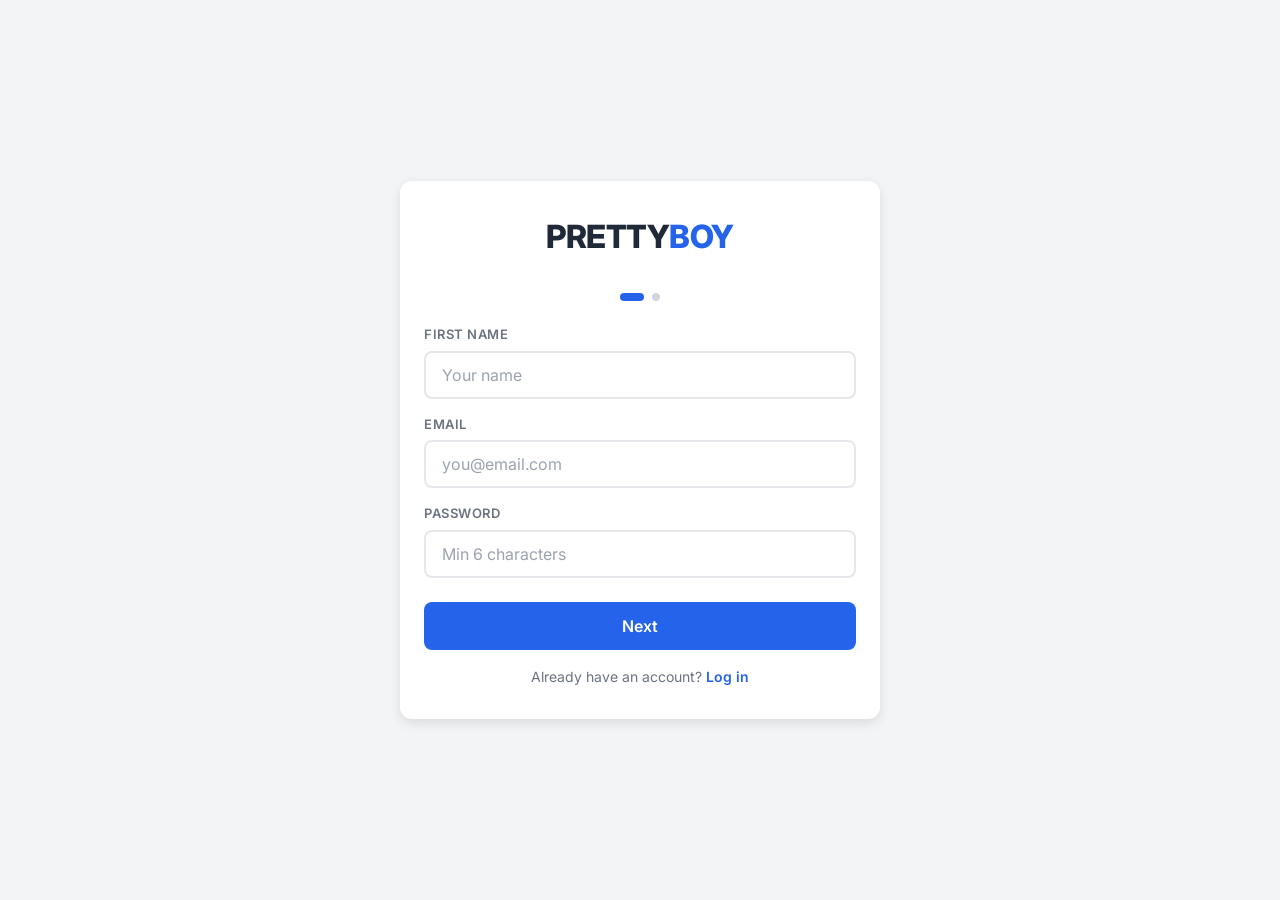
<file: index.html>
<!DOCTYPE html>
<html lang="en">
<head>
  <meta charset="UTF-8">
  <meta name="viewport" content="width=device-width, initial-scale=1.0">
  <title>PrettyBoy</title>
  <link rel="preconnect" href="https://fonts.googleapis.com">
  <link href="https://fonts.googleapis.com/css2?family=Inter:wght@400;600;700;800&display=swap" rel="stylesheet">
  <link rel="stylesheet" href="css/global.css">
</head>
<body>
  <div class="onboarding">
    <div class="onboarding-card">
      <div class="logo text-center">PRETTY<span>BOY</span></div>

      <div class="step-indicator">
        <div class="step-dot active" id="dot1"></div>
        <div class="step-dot" id="dot2"></div>
      </div>

      <!-- Step 1: Account -->
      <div class="step active" id="step1">
        <div class="form-fields">
          <div class="input-group">
            <label>First Name</label>
            <input type="text" id="nameInput" placeholder="Your name" autocomplete="given-name">
          </div>
          <div class="input-group">
            <label>Email</label>
            <input type="email" id="emailInput" placeholder="you@email.com" autocomplete="email">
          </div>
          <div class="input-group">
            <label>Password</label>
            <input type="password" id="passwordInput" placeholder="Min 6 characters" autocomplete="new-password">
          </div>
        </div>
        <button class="btn btn-primary" id="nextBtn">Next</button>
        <div class="toggle-auth mt-16">
          Already have an account? <a href="#" id="toggleLogin">Log in</a>
        </div>
      </div>

      <!-- Step 1b: Login -->
      <div class="step" id="stepLogin">
        <div class="form-fields">
          <div class="input-group">
            <label>Email</label>
            <input type="email" id="loginEmail" placeholder="you@email.com" autocomplete="email">
          </div>
          <div class="input-group">
            <label>Password</label>
            <input type="password" id="loginPassword" placeholder="Your password" autocomplete="current-password">
          </div>
        </div>
        <button class="btn btn-primary" id="loginBtn">Log In</button>
        <div class="toggle-auth mt-16">
          Don't have an account? <a href="#" id="toggleSignup">Sign up</a>
        </div>
      </div>

      <!-- Step 2: Schedule -->
      <div class="step" id="step2">
        <h2 class="text-center mb-16">Pick Your Training Days</h2>
        <div class="day-toggles" id="dayToggles">
          <button class="day-toggle" data-day="sunday">SUN</button>
          <button class="day-toggle active" data-day="monday">MON</button>
          <button class="day-toggle active" data-day="tuesday">TUE</button>
          <button class="day-toggle" data-day="wednesday">WED</button>
          <button class="day-toggle active" data-day="thursday">THU</button>
          <button class="day-toggle active" data-day="friday">FRI</button>
          <button class="day-toggle" data-day="saturday">SAT</button>
        </div>
        <p class="text-muted text-center mt-8">4 days recommended. Tap to customize.</p>
        <button class="btn btn-primary mt-24" id="startBtn">Start Training</button>
      </div>
    </div>
  </div>

  <div class="toast" id="toast"></div>

  <script type="module">
    import { signUp, signIn, getSession } from './js/auth.js'
    import { showToast } from './js/shared.js'

    // If already logged in, go to dashboard
    const session = await getSession()
    if (session) window.location.href = 'dashboard.html'

    const step1 = document.getElementById('step1')
    const step2 = document.getElementById('step2')
    const stepLogin = document.getElementById('stepLogin')
    const dot1 = document.getElementById('dot1')
    const dot2 = document.getElementById('dot2')

    function showStep(step) {
      ;[step1, step2, stepLogin].forEach(s => s.classList.remove('active'))
      step.classList.add('active')
      dot1.classList.toggle('active', step === step1 || step === stepLogin)
      dot2.classList.toggle('active', step === step2)
    }

    // Toggle login/signup
    document.getElementById('toggleLogin').addEventListener('click', e => {
      e.preventDefault()
      showStep(stepLogin)
    })
    document.getElementById('toggleSignup').addEventListener('click', e => {
      e.preventDefault()
      showStep(step1)
    })

    // Step 1 → Step 2
    document.getElementById('nextBtn').addEventListener('click', () => {
      const name = document.getElementById('nameInput').value.trim()
      const email = document.getElementById('emailInput').value.trim()
      const pw = document.getElementById('passwordInput').value

      if (!name) return showToast('Enter your name', 'error')
      if (!email) return showToast('Enter your email', 'error')
      if (!email.endsWith('.com')) return showToast('Enter a valid .com email address', 'error')
      if (pw.length < 6) return showToast('Password must be 6+ characters', 'error')

      showStep(step2)
    })

    // Day toggles
    document.getElementById('dayToggles').addEventListener('click', e => {
      const btn = e.target.closest('.day-toggle')
      if (btn) btn.classList.toggle('active')
    })

    // Start Training (signup)
    document.getElementById('startBtn').addEventListener('click', async () => {
      const name = document.getElementById('nameInput').value.trim()
      const email = document.getElementById('emailInput').value.trim()
      const pw = document.getElementById('passwordInput').value

      const activeDays = [...document.querySelectorAll('.day-toggle.active')]
        .map(b => b.dataset.day)

      if (activeDays.length === 0) return showToast('Pick at least 1 training day', 'error')

      const btn = document.getElementById('startBtn')
      btn.disabled = true
      btn.textContent = 'Creating account...'

      try {
        await signUp(email, pw, name, activeDays)
        window.location.href = 'dashboard.html'
      } catch (err) {
        showToast(err.message, 'error')
        btn.disabled = false
        btn.textContent = 'Start Training'
      }
    })

    // Login
    document.getElementById('loginBtn').addEventListener('click', async () => {
      const email = document.getElementById('loginEmail').value.trim()
      const pw = document.getElementById('loginPassword').value

      if (!email || !pw) return showToast('Enter email and password', 'error')

      const btn = document.getElementById('loginBtn')
      btn.disabled = true
      btn.textContent = 'Logging in...'

      try {
        await signIn(email, pw)
        window.location.href = 'dashboard.html'
      } catch (err) {
        showToast(err.message, 'error')
        btn.disabled = false
        btn.textContent = 'Log In'
      }
    })

    // Enter key support
    document.querySelectorAll('input').forEach(input => {
      input.addEventListener('keydown', e => {
        if (e.key === 'Enter') {
          if (step1.classList.contains('active')) document.getElementById('nextBtn').click()
          else if (stepLogin.classList.contains('active')) document.getElementById('loginBtn').click()
        }
      })
    })
  </script>
</body>
</html>
</file>
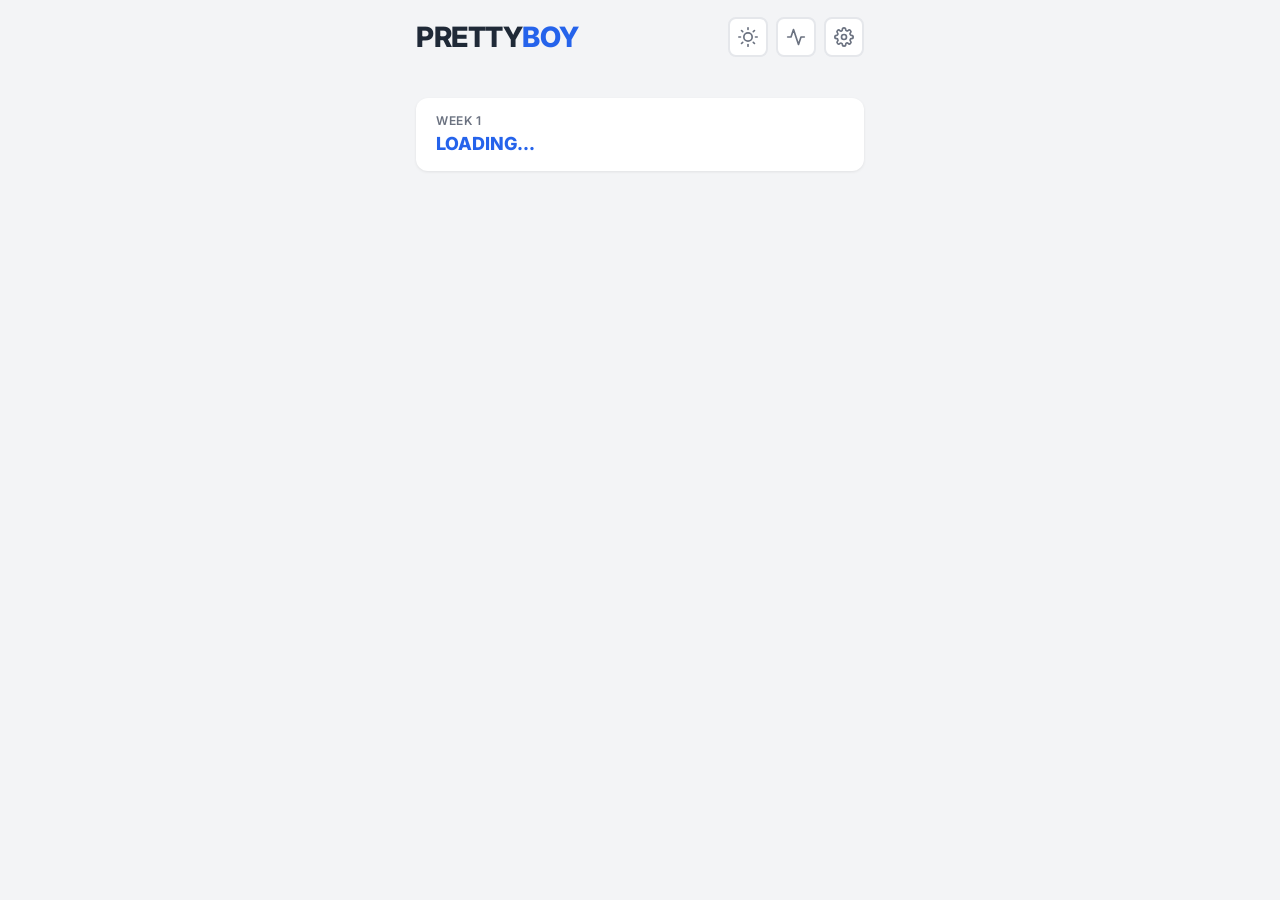
<file: dashboard.html>
<!DOCTYPE html>
<html lang="en">
<head>
  <meta charset="UTF-8">
  <meta name="viewport" content="width=device-width, initial-scale=1.0">
  <title>PrettyBoy — Train</title>
  <link rel="preconnect" href="https://fonts.googleapis.com">
  <link href="https://fonts.googleapis.com/css2?family=Inter:wght@400;600;700;800&display=swap" rel="stylesheet">
  <link rel="stylesheet" href="css/global.css">
</head>
<body>
  <div class="container">
    <!-- Header -->
    <div class="app-header">
      <div class="logo">PRETTY<span>BOY</span></div>
      <div class="header-actions">
        <!-- Light/Dark toggle -->
        <button class="icon-btn" id="themeToggle" aria-label="Toggle dark mode">
          <svg width="20" height="20" viewBox="0 0 24 24" fill="none" stroke="currentColor" stroke-width="2" stroke-linecap="round" stroke-linejoin="round" id="sunIcon">
            <circle cx="12" cy="12" r="5"/><line x1="12" y1="1" x2="12" y2="3"/><line x1="12" y1="21" x2="12" y2="23"/><line x1="4.22" y1="4.22" x2="5.64" y2="5.64"/><line x1="18.36" y1="18.36" x2="19.78" y2="19.78"/><line x1="1" y1="12" x2="3" y2="12"/><line x1="21" y1="12" x2="23" y2="12"/><line x1="4.22" y1="19.78" x2="5.64" y2="18.36"/><line x1="18.36" y1="5.64" x2="19.78" y2="4.22"/>
          </svg>
          <svg width="20" height="20" viewBox="0 0 24 24" fill="none" stroke="currentColor" stroke-width="2" stroke-linecap="round" stroke-linejoin="round" id="moonIcon" style="display:none">
            <path d="M21 12.79A9 9 0 1 1 11.21 3 7 7 0 0 0 21 12.79z"/>
          </svg>
        </button>
        <!-- Workout history -->
        <button class="icon-btn" id="historyBtn" aria-label="Workout history">
          <svg width="20" height="20" viewBox="0 0 24 24" fill="none" stroke="currentColor" stroke-width="2" stroke-linecap="round" stroke-linejoin="round">
            <polyline points="22 12 18 12 15 21 9 3 6 12 2 12"/>
          </svg>
        </button>
        <!-- Settings -->
        <a href="settings.html" class="icon-btn" aria-label="Settings">
          <svg width="20" height="20" viewBox="0 0 24 24" fill="none" stroke="currentColor" stroke-width="2" stroke-linecap="round" stroke-linejoin="round">
            <circle cx="12" cy="12" r="3"/><path d="M19.4 15a1.65 1.65 0 0 0 .33 1.82l.06.06a2 2 0 0 1-2.83 2.83l-.06-.06a1.65 1.65 0 0 0-1.82-.33 1.65 1.65 0 0 0-1 1.51V21a2 2 0 0 1-4 0v-.09A1.65 1.65 0 0 0 9 19.4a1.65 1.65 0 0 0-1.82.33l-.06.06a2 2 0 0 1-2.83-2.83l.06-.06A1.65 1.65 0 0 0 4.68 15a1.65 1.65 0 0 0-1.51-1H3a2 2 0 0 1 0-4h.09A1.65 1.65 0 0 0 4.6 9a1.65 1.65 0 0 0-.33-1.82l-.06-.06a2 2 0 0 1 2.83-2.83l.06.06A1.65 1.65 0 0 0 9 4.68a1.65 1.65 0 0 0 1-1.51V3a2 2 0 0 1 4 0v.09a1.65 1.65 0 0 0 1 1.51 1.65 1.65 0 0 0 1.82-.33l.06-.06a2 2 0 0 1 2.83 2.83l-.06.06A1.65 1.65 0 0 0 19.4 9a1.65 1.65 0 0 0 1.51 1H21a2 2 0 0 1 0 4h-.09a1.65 1.65 0 0 0-1.51 1z"/>
          </svg>
        </a>
      </div>
    </div>

    <!-- Greeting -->
    <p class="text-muted" id="greeting"></p>

    <!-- Week Strip -->
    <div class="week-strip" id="weekStrip"></div>

    <!-- Phase Card -->
    <div class="phase-card" id="phaseCard">
      <div>
        <div class="phase-label" id="phaseLabel">WEEK 1</div>
        <div class="phase-title" id="phaseTitle">LOADING...</div>
      </div>
      <div class="phase-dots" id="phaseDots"></div>
    </div>

    <!-- Workout Content -->
    <div id="workoutContent" class="mt-16"></div>
  </div>

  <div class="toast" id="toast"></div>

  <script type="module">
    import { supabase } from './js/supabase-client.js'
    import { requireAuth, getProfile, showToast } from './js/shared.js'
    import { fetchWorkouts, getWorkoutForDay, getDayNumber, getProgramWeek, getMaxWeek } from './js/sheets.js'

    const session = await requireAuth()
    if (!session) throw new Error('Not authenticated')

    const profile = await getProfile()
    if (!profile) {
      showToast('Profile not found', 'error')
      throw new Error('No profile')
    }

    const userId = session.user.id
    const schedule = profile.schedule || ['monday', 'tuesday', 'thursday', 'friday']
    const startDate = profile.program_start_date || new Date().toISOString().split('T')[0]

    // Greeting
    document.getElementById('greeting').textContent = `Hey, ${profile.display_name}`

    // State
    let currentWeekStart = getWeekStart(new Date())
    let selectedDate = new Date()
    let allWorkouts = []
    let dayLogs = {} // keyed by exercise_order

    function getWeekStart(date) {
      const d = new Date(date)
      d.setHours(0, 0, 0, 0)
      const day = d.getDay()
      d.setDate(d.getDate() - day)
      return d
    }

    const DAY_NAMES = ['sunday', 'monday', 'tuesday', 'wednesday', 'thursday', 'friday', 'saturday']
    const DAY_ABBR = ['SUN', 'MON', 'TUE', 'WED', 'THU', 'FRI', 'SAT']

    function renderWeekStrip() {
      const strip = document.getElementById('weekStrip')
      const today = new Date()
      today.setHours(0, 0, 0, 0)

      let html = `<button class="week-nav" id="prevWeek">&lsaquo;</button>`

      for (let i = 0; i < 7; i++) {
        const d = new Date(currentWeekStart)
        d.setDate(d.getDate() + i)
        const dayName = DAY_NAMES[d.getDay()]
        const isToday = d.getTime() === today.getTime()
        const isSelected = d.toDateString() === selectedDate.toDateString()
        const hasWorkout = schedule.includes(dayName)

        let cls = 'week-day'
        if (isToday) cls += ' today'
        else if (isSelected) cls += ' selected'
        if (hasWorkout) cls += ' has-workout'

        html += `
          <div class="${cls}" data-date="${d.toISOString()}">
            <span class="day-label">${DAY_ABBR[d.getDay()]}</span>
            <span class="day-num">${d.getDate()}</span>
            <span class="day-dot"></span>
          </div>`
      }

      html += `<button class="week-nav" id="nextWeek">&rsaquo;</button>`
      strip.innerHTML = html

      // Day click
      strip.querySelectorAll('.week-day').forEach(el => {
        el.addEventListener('click', () => {
          selectedDate = new Date(el.dataset.date)
          renderWeekStrip()
          renderWorkout()
        })
      })

      // Week nav
      document.getElementById('prevWeek').addEventListener('click', () => {
        currentWeekStart.setDate(currentWeekStart.getDate() - 7)
        selectedDate = new Date(currentWeekStart)
        renderWeekStrip()
        renderWorkout()
      })
      document.getElementById('nextWeek').addEventListener('click', () => {
        currentWeekStart.setDate(currentWeekStart.getDate() + 7)
        selectedDate = new Date(currentWeekStart)
        renderWeekStrip()
        renderWorkout()
      })
    }

    function renderPhase(programWeek, maxWeek) {
      document.getElementById('phaseLabel').textContent = `WEEK ${programWeek} OF ${maxWeek}`
      document.getElementById('phaseTitle').textContent = `WEEK ${programWeek}`

      const dotsEl = document.getElementById('phaseDots')
      let dots = ''
      const total = Math.min(maxWeek, 8)
      for (let i = 1; i <= total; i++) {
        dots += `<div class="phase-dot${i <= programWeek ? ' active' : ''}"></div>`
      }
      dotsEl.innerHTML = dots
    }

    // --- Exercise Log Functions ---
    async function loadDayLogs(dateStr, dayNum) {
      dayLogs = {}
      const { data } = await supabase
        .from('exercise_logs')
        .select('*')
        .eq('user_id', userId)
        .eq('log_date', dateStr)
        .eq('day_num', dayNum)
      if (data) {
        data.forEach(log => { dayLogs[log.exercise_order] = log })
      }
    }

    async function toggleComplete(exercise, dateStr, programWeek, dayNum) {
      const order = exercise.order
      const existing = dayLogs[order]

      if (existing?.completed) {
        // Uncomplete
        await supabase.from('exercise_logs').update({ completed: false, updated_at: new Date().toISOString() })
          .eq('id', existing.id)
        dayLogs[order] = { ...existing, completed: false }
      } else if (existing) {
        // Mark complete
        await supabase.from('exercise_logs').update({ completed: true, updated_at: new Date().toISOString() })
          .eq('id', existing.id)
        dayLogs[order] = { ...existing, completed: true }
      } else {
        // Insert new log
        const log = {
          user_id: userId, log_date: dateStr, program_week: programWeek,
          day_num: dayNum, exercise_order: order, exercise_name: exercise.exercise, completed: true
        }
        const { data } = await supabase.from('exercise_logs').insert(log).select().single()
        if (data) dayLogs[order] = data
      }
      renderWorkout()
    }

    function parseSetCount(setsStr) {
      if (!setsStr) return 0
      const n = parseInt(setsStr)
      return isNaN(n) ? 0 : n
    }

    function parseWeights(weightStr, setCount) {
      try {
        const arr = JSON.parse(weightStr || '[]')
        if (Array.isArray(arr)) {
          while (arr.length < setCount) arr.push('')
          return arr.slice(0, setCount)
        }
      } catch {}
      // Legacy: single string value → fill all sets
      if (weightStr) return Array(setCount).fill(weightStr)
      return Array(setCount).fill('')
    }

    let weightSaveTimers = {}
    function saveWeight(exercise, dateStr, programWeek, dayNum, setIndex, value) {
      const order = exercise.order
      const timerKey = `${order}-${setIndex}`
      clearTimeout(weightSaveTimers[timerKey])
      weightSaveTimers[timerKey] = setTimeout(async () => {
        const existing = dayLogs[order]
        const setCount = parseSetCount(exercise.sets)
        let weights = parseWeights(existing?.weight, setCount)
        weights[setIndex] = value
        const weightJson = JSON.stringify(weights)

        if (existing) {
          await supabase.from('exercise_logs').update({ weight: weightJson, updated_at: new Date().toISOString() })
            .eq('id', existing.id)
          dayLogs[order] = { ...existing, weight: weightJson }
        } else {
          const log = {
            user_id: userId, log_date: dateStr, program_week: programWeek,
            day_num: dayNum, exercise_order: order, exercise_name: exercise.exercise,
            completed: false, weight: weightJson
          }
          const { data } = await supabase.from('exercise_logs').insert(log).select().single()
          if (data) dayLogs[order] = data
        }
      }, 600)
    }

    async function renderWorkout() {
      const container = document.getElementById('workoutContent')
      const dayName = DAY_NAMES[selectedDate.getDay()]
      const dayNum = getDayNumber(schedule, dayName)
      const programWeek = getProgramWeek(startDate, selectedDate)
      const maxWeek = getMaxWeek(allWorkouts)
      const dateStr = selectedDate.toISOString().split('T')[0]

      renderPhase(programWeek, maxWeek)

      if (dayNum === 0) {
        container.innerHTML = `
          <div class="rest-day">
            <h2>REST DAY</h2>
            <p>No session scheduled for ${DAY_ABBR[selectedDate.getDay()]}.<br>Recover. Stretch. Come back stronger.</p>
          </div>`
        return
      }

      const exercises = getWorkoutForDay(allWorkouts, programWeek, dayNum)

      if (exercises.length === 0) {
        container.innerHTML = `
          <div class="rest-day">
            <h2>NO PROGRAM</h2>
            <p>No workouts found for Week ${programWeek}, Day ${dayNum}.<br>Check your Google Sheet or settings.</p>
          </div>`
        return
      }

      // Load logs for this day
      await loadDayLogs(dateStr, dayNum)

      const title = exercises[0].workoutTitle
      const dayLabel = DAY_ABBR[selectedDate.getDay()]
      const completedCount = exercises.filter(ex => dayLogs[ex.order]?.completed).length
      const allDone = completedCount === exercises.length

      let html = `
        <div class="workout-header flex justify-between items-center">
          <div>
            <div class="workout-day-label">${dayLabel}</div>
            <div class="workout-title">${title}</div>
          </div>
          <div class="completion-badge${allDone ? ' all-done' : ''}">
            <span>${completedCount}</span>
            <span class="total">/ ${exercises.length}</span>
          </div>
        </div>
        <div class="flex flex-col gap-12 mt-16">`

      const checkSvg = `<svg class="check-svg" viewBox="0 0 24 24" fill="none" stroke="currentColor" stroke-width="3" stroke-linecap="round" stroke-linejoin="round"><polyline points="20 6 9 17 4 12"/></svg>`

      exercises.forEach((ex, i) => {
        const log = dayLogs[ex.order]
        const done = log?.completed
        const setCount = parseSetCount(ex.sets)
        const weights = parseWeights(log?.weight, setCount)

        let weightHtml = ''
        if (setCount > 0) {
          weightHtml = `<div class="weight-sets">`
          for (let s = 0; s < setCount; s++) {
            weightHtml += `
              <div class="weight-set-item">
                <label>S${s + 1}</label>
                <input type="text" class="weight-input" data-widx="${i}" data-set="${s}" placeholder="lbs" value="${weights[s] || ''}">
              </div>`
          }
          weightHtml += `</div>`
        }

        html += `
          <div class="exercise-card${done ? ' completed' : ''}" data-idx="${i}">
            <div class="exercise-num" data-toggle="${i}">${done ? checkSvg : String(i + 1).padStart(2, '0')}</div>
            <div class="exercise-body">
              <span class="exercise-name">${ex.exercise}</span>
              ${ex.equipment ? `<span class="exercise-equip">${ex.equipment}</span>` : ''}
              <div class="exercise-stats">
                ${ex.sets ? `<div class="exercise-stat"><label>Sets</label><span>${ex.sets}</span></div>` : ''}
                ${ex.reps ? `<div class="exercise-stat"><label>Reps</label><span>${ex.reps}</span></div>` : ''}
                ${ex.rest ? `<div class="exercise-stat"><label>Rest</label><span>${ex.rest}</span></div>` : ''}
              </div>
              ${weightHtml}
              ${ex.notes ? `<div class="exercise-note">${ex.notes}</div>` : ''}
            </div>
          </div>`
      })

      html += `</div>`
      container.innerHTML = html

      // Bind click-to-complete (on the number badge area)
      container.querySelectorAll('.exercise-num[data-toggle]').forEach(el => {
        el.addEventListener('click', (e) => {
          e.stopPropagation()
          const idx = parseInt(el.dataset.toggle)
          toggleComplete(exercises[idx], dateStr, programWeek, dayNum)
        })
      })

      // Also allow clicking the card itself (but not the weight input)
      container.querySelectorAll('.exercise-card').forEach(el => {
        el.addEventListener('click', (e) => {
          if (e.target.closest('.weight-input')) return
          const idx = parseInt(el.dataset.idx)
          toggleComplete(exercises[idx], dateStr, programWeek, dayNum)
        })
      })

      // Bind weight inputs (per-set)
      container.querySelectorAll('.weight-input').forEach(input => {
        input.addEventListener('input', () => {
          const idx = parseInt(input.dataset.widx)
          const setIdx = parseInt(input.dataset.set)
          saveWeight(exercises[idx], dateStr, programWeek, dayNum, setIdx, input.value)
        })
        input.addEventListener('click', e => e.stopPropagation())
      })
    }

    // Load workouts from Google Sheet
    allWorkouts = await fetchWorkouts()

    // If no sheet configured, show sample data
    if (allWorkouts.length === 0) {
      allWorkouts = getSampleWorkouts()
    }

    renderWeekStrip()
    renderWorkout()

    // Theme toggle
    function initTheme() {
      const saved = localStorage.getItem('pb-theme') || 'light'
      document.documentElement.setAttribute('data-theme', saved)
      updateThemeIcon(saved)
    }

    function updateThemeIcon(theme) {
      document.getElementById('sunIcon').style.display = theme === 'light' ? 'block' : 'none'
      document.getElementById('moonIcon').style.display = theme === 'dark' ? 'block' : 'none'
    }

    document.getElementById('themeToggle').addEventListener('click', () => {
      const current = document.documentElement.getAttribute('data-theme') || 'light'
      const next = current === 'light' ? 'dark' : 'light'
      document.documentElement.setAttribute('data-theme', next)
      localStorage.setItem('pb-theme', next)
      updateThemeIcon(next)
    })

    initTheme()

    // History button
    document.getElementById('historyBtn').addEventListener('click', () => {
      window.location.href = 'history.html'
    })

    // Sample data for demo
    function getSampleWorkouts() {
      return [
        { week: 1, day: 1, workoutTitle: 'Day 1 — Strength', order: 1, exercise: 'Back Squat', equipment: 'Barbell', sets: '4', reps: '6', rest: '3min', notes: 'Below parallel. Controlled descent.' },
        { week: 1, day: 1, workoutTitle: 'Day 1 — Strength', order: 2, exercise: 'DB Bench Press', equipment: 'Dumbbells', sets: '3', reps: '10-12', rest: '90s', notes: 'Full ROM. Squeeze at top.' },
        { week: 1, day: 1, workoutTitle: 'Day 1 — Strength', order: 3, exercise: 'Bent Over Row', equipment: 'Barbell', sets: '3', reps: '8-10', rest: '90s', notes: 'Drive elbows back.' },
        { week: 1, day: 1, workoutTitle: 'Day 1 — Strength', order: 4, exercise: 'Walking Lunges', equipment: 'Dumbbells', sets: '3', reps: '12 ea.', rest: '60s', notes: 'Knee tracks over toe.' },
        { week: 1, day: 1, workoutTitle: 'Day 1 — Strength', order: 5, exercise: 'Plank Hold', equipment: '', sets: '3', reps: '45s', rest: '30s', notes: 'Tight core, flat back.' },
        { week: 1, day: 2, workoutTitle: 'Day 2 — Conditioning', order: 1, exercise: 'KB Swings', equipment: 'Kettlebell', sets: '5', reps: '15', rest: '60s', notes: 'Hip hinge, not a squat.' },
        { week: 1, day: 2, workoutTitle: 'Day 2 — Conditioning', order: 2, exercise: 'Box Jumps', equipment: 'Plyo Box', sets: '4', reps: '8', rest: '90s', notes: 'Step down, don\'t bounce.' },
        { week: 1, day: 2, workoutTitle: 'Day 2 — Conditioning', order: 3, exercise: 'Battle Ropes', equipment: '', sets: '4', reps: '30s', rest: '45s', notes: 'Alternating waves.' },
        { week: 1, day: 2, workoutTitle: 'Day 2 — Conditioning', order: 4, exercise: 'Burpees', equipment: '', sets: '3', reps: '10', rest: '60s', notes: 'Full extension at top.' },
        { week: 1, day: 3, workoutTitle: 'Day 3 — Upper Body', order: 1, exercise: 'Overhead Press', equipment: 'Barbell', sets: '4', reps: '6-8', rest: '2min', notes: 'Strict press, no leg drive.' },
        { week: 1, day: 3, workoutTitle: 'Day 3 — Upper Body', order: 2, exercise: 'Pull-Ups', equipment: 'Pull-Up Bar', sets: '4', reps: '8-10', rest: '90s', notes: 'Full hang to chin over bar.' },
        { week: 1, day: 3, workoutTitle: 'Day 3 — Upper Body', order: 3, exercise: 'DB Lateral Raise', equipment: 'Dumbbells', sets: '3', reps: '12-15', rest: '45s', notes: 'Slight bend in elbows.' },
        { week: 1, day: 3, workoutTitle: 'Day 3 — Upper Body', order: 4, exercise: 'Tricep Dips', equipment: 'Dip Station', sets: '3', reps: '10-12', rest: '60s', notes: 'Lean slightly forward.' },
        { week: 1, day: 4, workoutTitle: 'Day 4 — Lower Body', order: 1, exercise: 'Deadlift', equipment: 'Barbell', sets: '4', reps: '5', rest: '3min', notes: 'Flat back. Drive through heels.' },
        { week: 1, day: 4, workoutTitle: 'Day 4 — Lower Body', order: 2, exercise: 'Bulgarian Split Squat', equipment: 'Dumbbells', sets: '3', reps: '10 ea.', rest: '90s', notes: 'Back foot elevated.' },
        { week: 1, day: 4, workoutTitle: 'Day 4 — Lower Body', order: 3, exercise: 'Hip Thrust', equipment: 'Barbell', sets: '3', reps: '12', rest: '60s', notes: 'Full hip extension at top.' },
        { week: 1, day: 4, workoutTitle: 'Day 4 — Lower Body', order: 4, exercise: 'Calf Raises', equipment: '', sets: '4', reps: '15', rest: '45s', notes: 'Slow eccentric, full stretch.' },
      ]
    }
  </script>
</body>
</html>
</file>
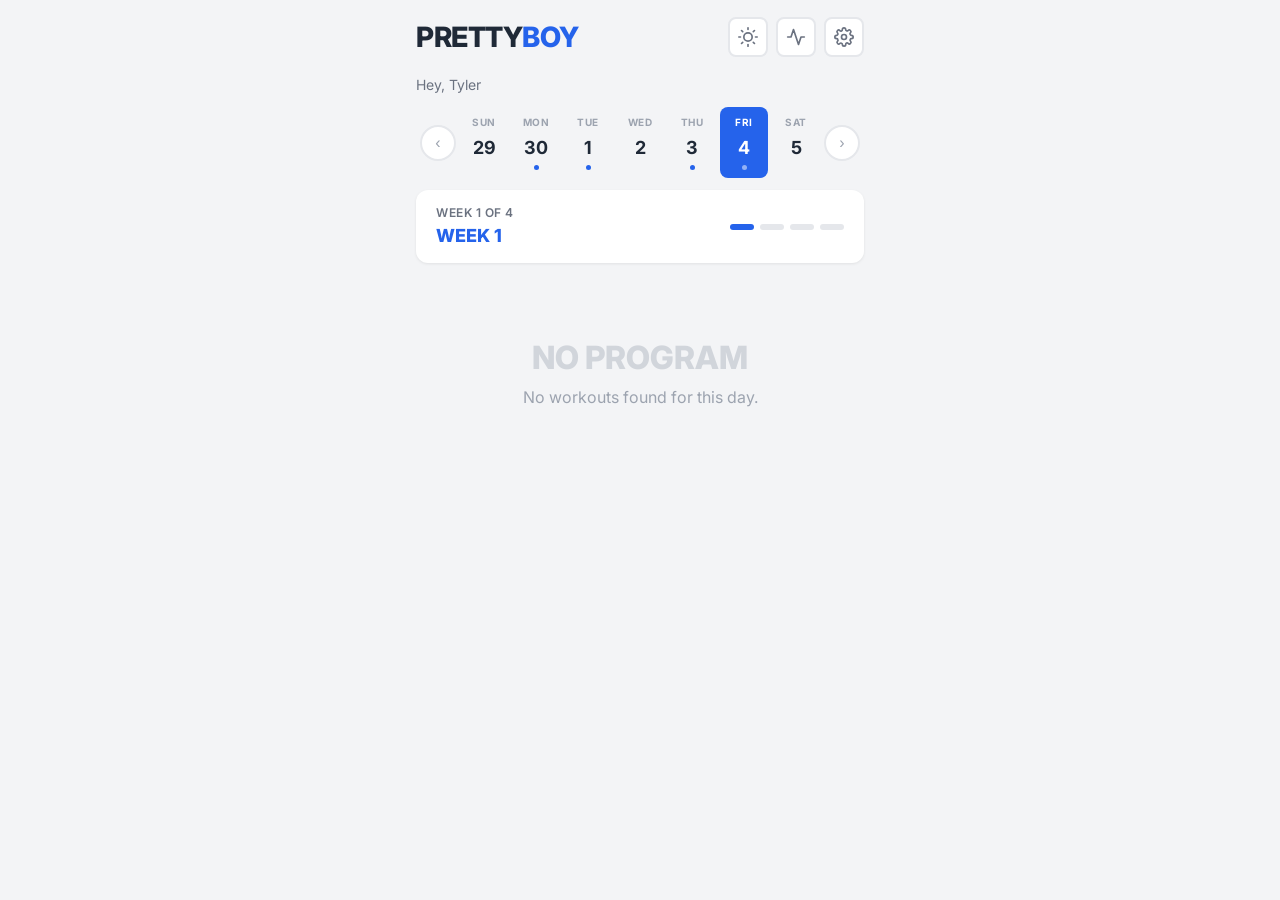
<file: demo.html>
<!DOCTYPE html>
<html lang="en">
<head>
  <meta charset="UTF-8">
  <meta name="viewport" content="width=device-width, initial-scale=1.0">
  <title>PrettyBoy — Demo</title>
  <link rel="preconnect" href="https://fonts.googleapis.com">
  <link href="https://fonts.googleapis.com/css2?family=Inter:wght@400;600;700;800&display=swap" rel="stylesheet">
  <link rel="stylesheet" href="css/global.css">
</head>
<body>
  <div class="container">
    <div class="app-header">
      <div class="logo">PRETTY<span>BOY</span></div>
      <div class="header-actions">
        <button class="icon-btn" id="themeToggle" aria-label="Toggle dark mode">
          <svg width="20" height="20" viewBox="0 0 24 24" fill="none" stroke="currentColor" stroke-width="2" stroke-linecap="round" stroke-linejoin="round" id="sunIcon">
            <circle cx="12" cy="12" r="5"/><line x1="12" y1="1" x2="12" y2="3"/><line x1="12" y1="21" x2="12" y2="23"/><line x1="4.22" y1="4.22" x2="5.64" y2="5.64"/><line x1="18.36" y1="18.36" x2="19.78" y2="19.78"/><line x1="1" y1="12" x2="3" y2="12"/><line x1="21" y1="12" x2="23" y2="12"/><line x1="4.22" y1="19.78" x2="5.64" y2="18.36"/><line x1="18.36" y1="5.64" x2="19.78" y2="4.22"/>
          </svg>
          <svg width="20" height="20" viewBox="0 0 24 24" fill="none" stroke="currentColor" stroke-width="2" stroke-linecap="round" stroke-linejoin="round" id="moonIcon" style="display:none">
            <path d="M21 12.79A9 9 0 1 1 11.21 3 7 7 0 0 0 21 12.79z"/>
          </svg>
        </button>
        <button class="icon-btn" id="historyBtn" aria-label="Workout history">
          <svg width="20" height="20" viewBox="0 0 24 24" fill="none" stroke="currentColor" stroke-width="2" stroke-linecap="round" stroke-linejoin="round">
            <polyline points="22 12 18 12 15 21 9 3 6 12 2 12"/>
          </svg>
        </button>
        <a href="settings.html" class="icon-btn" aria-label="Settings">
          <svg width="20" height="20" viewBox="0 0 24 24" fill="none" stroke="currentColor" stroke-width="2" stroke-linecap="round" stroke-linejoin="round">
            <circle cx="12" cy="12" r="3"/><path d="M19.4 15a1.65 1.65 0 0 0 .33 1.82l.06.06a2 2 0 0 1-2.83 2.83l-.06-.06a1.65 1.65 0 0 0-1.82-.33 1.65 1.65 0 0 0-1 1.51V21a2 2 0 0 1-4 0v-.09A1.65 1.65 0 0 0 9 19.4a1.65 1.65 0 0 0-1.82.33l-.06.06a2 2 0 0 1-2.83-2.83l.06-.06A1.65 1.65 0 0 0 4.68 15a1.65 1.65 0 0 0-1.51-1H3a2 2 0 0 1 0-4h.09A1.65 1.65 0 0 0 4.6 9a1.65 1.65 0 0 0-.33-1.82l-.06-.06a2 2 0 0 1 2.83-2.83l.06.06A1.65 1.65 0 0 0 9 4.68a1.65 1.65 0 0 0 1-1.51V3a2 2 0 0 1 4 0v.09a1.65 1.65 0 0 0 1 1.51 1.65 1.65 0 0 0 1.82-.33l.06-.06a2 2 0 0 1 2.83 2.83l-.06.06A1.65 1.65 0 0 0 19.4 9a1.65 1.65 0 0 0 1.51 1H21a2 2 0 0 1 0 4h-.09a1.65 1.65 0 0 0-1.51 1z"/>
          </svg>
        </a>
      </div>
    </div>

    <p class="text-muted" id="greeting">Hey, Tyler</p>

    <div class="week-strip" id="weekStrip"></div>

    <div class="phase-card">
      <div>
        <div class="phase-label">WEEK 1 OF 4</div>
        <div class="phase-title">WEEK 1</div>
      </div>
      <div class="phase-dots">
        <div class="phase-dot active"></div>
        <div class="phase-dot"></div>
        <div class="phase-dot"></div>
        <div class="phase-dot"></div>
      </div>
    </div>

    <div id="workoutContent" class="mt-16"></div>
  </div>

  <script type="module">
    const schedule = ['monday', 'tuesday', 'thursday', 'friday']
    const DAY_NAMES = ['sunday', 'monday', 'tuesday', 'wednesday', 'thursday', 'friday', 'saturday']
    const DAY_ABBR = ['SUN', 'MON', 'TUE', 'WED', 'THU', 'FRI', 'SAT']

    let currentWeekStart = getWeekStart(new Date())
    let selectedDate = new Date()

    function getWeekStart(date) {
      const d = new Date(date)
      d.setHours(0, 0, 0, 0)
      d.setDate(d.getDate() - d.getDay())
      return d
    }

    function renderWeekStrip() {
      const strip = document.getElementById('weekStrip')
      const today = new Date()
      today.setHours(0, 0, 0, 0)

      let html = '<button class="week-nav" id="prevWeek">&lsaquo;</button>'
      for (let i = 0; i < 7; i++) {
        const d = new Date(currentWeekStart)
        d.setDate(d.getDate() + i)
        const dayName = DAY_NAMES[d.getDay()]
        const isToday = d.getTime() === today.getTime()
        const isSelected = d.toDateString() === selectedDate.toDateString()
        const hasWorkout = schedule.includes(dayName)

        let cls = 'week-day'
        if (isToday) cls += ' today'
        else if (isSelected) cls += ' selected'
        if (hasWorkout) cls += ' has-workout'

        html += `<div class="${cls}" data-date="${d.toISOString()}">
          <span class="day-label">${DAY_ABBR[d.getDay()]}</span>
          <span class="day-num">${d.getDate()}</span>
          <span class="day-dot"></span>
        </div>`
      }
      html += '<button class="week-nav" id="nextWeek">&rsaquo;</button>'
      strip.innerHTML = html

      strip.querySelectorAll('.week-day').forEach(el => {
        el.addEventListener('click', () => {
          selectedDate = new Date(el.dataset.date)
          renderWeekStrip()
          renderWorkout()
        })
      })

      document.getElementById('prevWeek').addEventListener('click', () => {
        currentWeekStart.setDate(currentWeekStart.getDate() - 7)
        selectedDate = new Date(currentWeekStart)
        renderWeekStrip()
        renderWorkout()
      })
      document.getElementById('nextWeek').addEventListener('click', () => {
        currentWeekStart.setDate(currentWeekStart.getDate() + 7)
        selectedDate = new Date(currentWeekStart)
        renderWeekStrip()
        renderWorkout()
      })
    }

    const sampleWorkouts = [
      { week: 1, day: 1, workoutTitle: 'Day 1 — Strength', order: 1, exercise: 'Back Squat', equipment: 'Barbell', sets: '4', reps: '6', rest: '3min', notes: 'Below parallel. Controlled descent.' },
      { week: 1, day: 1, workoutTitle: 'Day 1 — Strength', order: 2, exercise: 'DB Bench Press', equipment: 'Dumbbells', sets: '3', reps: '10-12', rest: '90s', notes: 'Full ROM. Squeeze at top.' },
      { week: 1, day: 1, workoutTitle: 'Day 1 — Strength', order: 3, exercise: 'Bent Over Row', equipment: 'Barbell', sets: '3', reps: '8-10', rest: '90s', notes: 'Drive elbows back.' },
      { week: 1, day: 1, workoutTitle: 'Day 1 — Strength', order: 4, exercise: 'Walking Lunges', equipment: 'Dumbbells', sets: '3', reps: '12 ea.', rest: '60s', notes: 'Knee tracks over toe.' },
      { week: 1, day: 1, workoutTitle: 'Day 1 — Strength', order: 5, exercise: 'Plank Hold', equipment: '', sets: '3', reps: '45s', rest: '30s', notes: 'Tight core, flat back.' },
    ]

    function renderWorkout() {
      const container = document.getElementById('workoutContent')
      const dayName = DAY_NAMES[selectedDate.getDay()]
      const dayIdx = schedule.indexOf(dayName)
      const dayNum = dayIdx >= 0 ? dayIdx + 1 : 0

      if (dayNum === 0) {
        container.innerHTML = `<div class="rest-day"><h2>REST DAY</h2><p>No session scheduled.<br>Recover. Stretch. Come back stronger.</p></div>`
        return
      }

      const exercises = sampleWorkouts.filter(w => w.day === dayNum)
      if (exercises.length === 0) {
        container.innerHTML = `<div class="rest-day"><h2>NO PROGRAM</h2><p>No workouts found for this day.</p></div>`
        return
      }

      const title = exercises[0].workoutTitle
      const dayLabel = DAY_ABBR[selectedDate.getDay()]

      let html = `<div class="workout-header flex justify-between items-center">
        <div>
          <div class="workout-day-label">${dayLabel}</div>
          <div class="workout-title">${title}</div>
        </div>
        <div class="completion-badge">
          <span>${exercises.length}</span>
          <span class="total">exercises</span>
        </div>
      </div>
      <div class="flex flex-col gap-12 mt-16">`

      exercises.forEach((ex, i) => {
        const setCount = parseInt(ex.sets) || 0
        let weightHtml = ''
        if (setCount > 0) {
          weightHtml = '<div class="weight-sets">'
          for (let s = 0; s < setCount; s++) {
            weightHtml += `<div class="weight-set-item"><label>S${s + 1}</label><input type="text" class="weight-input" placeholder="lbs"></div>`
          }
          weightHtml += '</div>'
        }

        html += `<div class="exercise-card">
          <div class="exercise-num">${String(i + 1).padStart(2, '0')}</div>
          <div class="exercise-body">
            <span class="exercise-name">${ex.exercise}</span>
            ${ex.equipment ? `<span class="exercise-equip">${ex.equipment}</span>` : ''}
            <div class="exercise-stats">
              ${ex.sets ? `<div class="exercise-stat"><label>Sets</label><span>${ex.sets}</span></div>` : ''}
              ${ex.reps ? `<div class="exercise-stat"><label>Reps</label><span>${ex.reps}</span></div>` : ''}
              ${ex.rest ? `<div class="exercise-stat"><label>Rest</label><span>${ex.rest}</span></div>` : ''}
            </div>
            ${weightHtml}
            ${ex.notes ? `<div class="exercise-note">${ex.notes}</div>` : ''}
          </div>
        </div>`
      })

      html += '</div>'
      container.innerHTML = html
    }

    renderWeekStrip()
    renderWorkout()

    // Theme toggle
    const saved = localStorage.getItem('pb-theme') || 'light'
    document.documentElement.setAttribute('data-theme', saved)
    document.getElementById('sunIcon').style.display = saved === 'light' ? 'block' : 'none'
    document.getElementById('moonIcon').style.display = saved === 'dark' ? 'block' : 'none'

    document.getElementById('themeToggle').addEventListener('click', () => {
      const current = document.documentElement.getAttribute('data-theme') || 'light'
      const next = current === 'light' ? 'dark' : 'light'
      document.documentElement.setAttribute('data-theme', next)
      localStorage.setItem('pb-theme', next)
      document.getElementById('sunIcon').style.display = next === 'light' ? 'block' : 'none'
      document.getElementById('moonIcon').style.display = next === 'dark' ? 'block' : 'none'
    })
  </script>
</body>
</html>
</file>
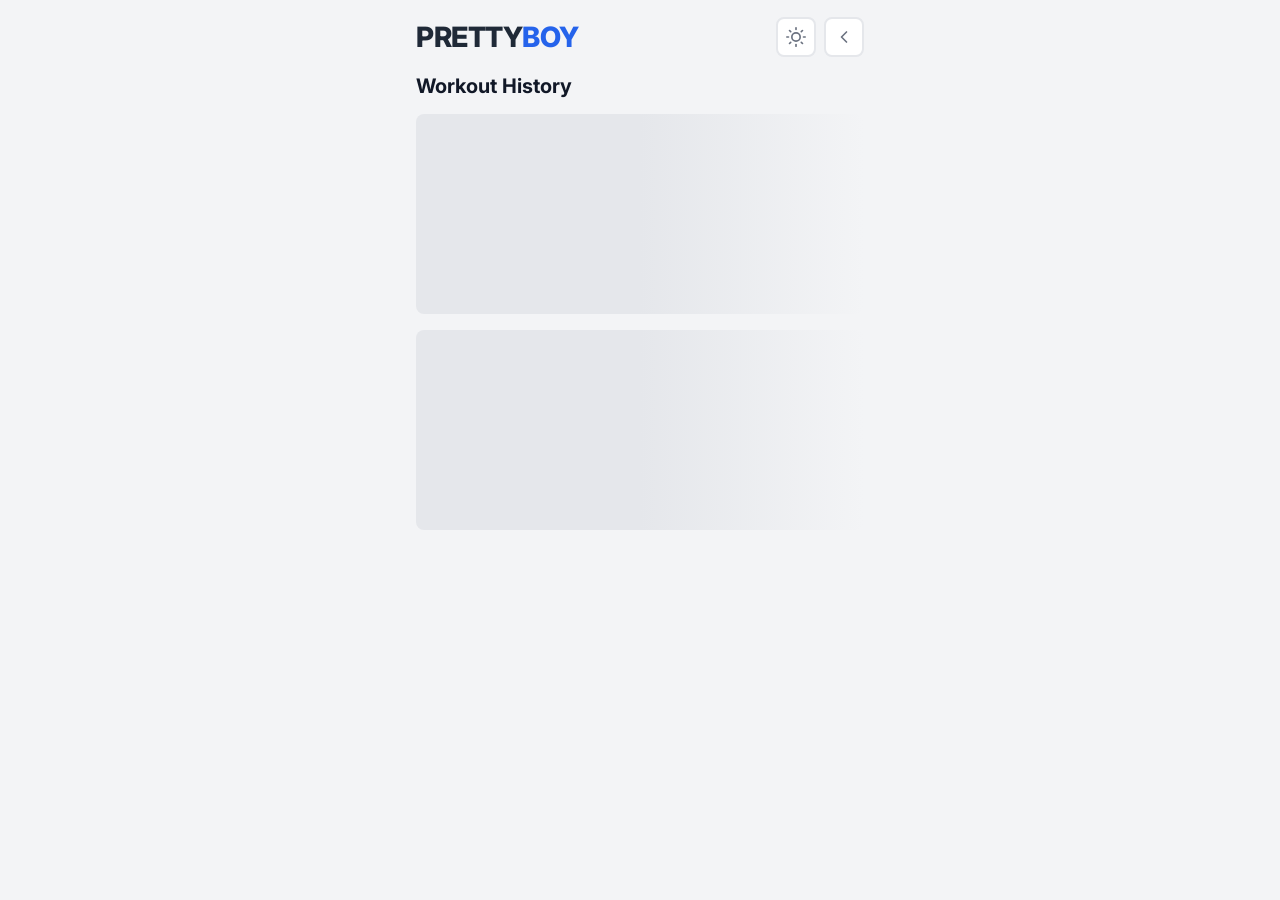
<file: history.html>
<!DOCTYPE html>
<html lang="en">
<head>
  <meta charset="UTF-8">
  <meta name="viewport" content="width=device-width, initial-scale=1.0">
  <title>PrettyBoy — History</title>
  <link rel="preconnect" href="https://fonts.googleapis.com">
  <link href="https://fonts.googleapis.com/css2?family=Inter:wght@400;600;700;800&display=swap" rel="stylesheet">
  <link rel="stylesheet" href="css/global.css">
</head>
<body>
  <div class="container">
    <div class="app-header">
      <div class="logo">PRETTY<span>BOY</span></div>
      <div class="header-actions">
        <button class="icon-btn" id="themeToggle" aria-label="Toggle dark mode">
          <svg width="20" height="20" viewBox="0 0 24 24" fill="none" stroke="currentColor" stroke-width="2" stroke-linecap="round" stroke-linejoin="round" id="sunIcon">
            <circle cx="12" cy="12" r="5"/><line x1="12" y1="1" x2="12" y2="3"/><line x1="12" y1="21" x2="12" y2="23"/><line x1="4.22" y1="4.22" x2="5.64" y2="5.64"/><line x1="18.36" y1="18.36" x2="19.78" y2="19.78"/><line x1="1" y1="12" x2="3" y2="12"/><line x1="21" y1="12" x2="23" y2="12"/><line x1="4.22" y1="19.78" x2="5.64" y2="18.36"/><line x1="18.36" y1="5.64" x2="19.78" y2="4.22"/>
          </svg>
          <svg width="20" height="20" viewBox="0 0 24 24" fill="none" stroke="currentColor" stroke-width="2" stroke-linecap="round" stroke-linejoin="round" id="moonIcon" style="display:none">
            <path d="M21 12.79A9 9 0 1 1 11.21 3 7 7 0 0 0 21 12.79z"/>
          </svg>
        </button>
        <a href="dashboard.html" class="icon-btn" aria-label="Back to dashboard">
          <svg width="20" height="20" viewBox="0 0 24 24" fill="none" stroke="currentColor" stroke-width="2" stroke-linecap="round" stroke-linejoin="round">
            <polyline points="15 18 9 12 15 6"/>
          </svg>
        </a>
      </div>
    </div>

    <h2 class="mb-16">Workout History</h2>

    <div id="historyContent">
      <div class="skeleton" style="height:200px;margin-bottom:16px"></div>
      <div class="skeleton" style="height:200px"></div>
    </div>
  </div>

  <div class="toast" id="toast"></div>

  <script type="module">
    import { supabase } from './js/supabase-client.js'
    import { requireAuth, showToast } from './js/shared.js'

    const session = await requireAuth()
    if (!session) throw new Error('Not authenticated')

    const userId = session.user.id

    // Fetch all logs, ordered by date desc
    const { data: logs, error } = await supabase
      .from('exercise_logs')
      .select('*')
      .eq('user_id', userId)
      .order('log_date', { ascending: false })
      .order('exercise_order', { ascending: true })

    const container = document.getElementById('historyContent')

    if (error || !logs || logs.length === 0) {
      container.innerHTML = `
        <div class="history-empty">
          <h2 style="color:var(--grey-300);font-size:1.5rem;margin-bottom:8px">NO HISTORY YET</h2>
          <p>Complete exercises on your dashboard to see them here.</p>
        </div>`
    } else {
      // Group by date
      const grouped = {}
      logs.forEach(log => {
        if (!grouped[log.log_date]) grouped[log.log_date] = []
        grouped[log.log_date].push(log)
      })

      let html = ''
      const checkSvg = `<svg class="history-check" viewBox="0 0 24 24" fill="none" stroke="currentColor" stroke-width="3" stroke-linecap="round" stroke-linejoin="round"><polyline points="20 6 9 17 4 12"/></svg>`
      const xSvg = `<svg class="history-check" style="color:var(--grey-300)" viewBox="0 0 24 24" fill="none" stroke="currentColor" stroke-width="2" stroke-linecap="round" stroke-linejoin="round"><circle cx="12" cy="12" r="10"/></svg>`

      Object.entries(grouped).forEach(([date, exercises]) => {
        const d = new Date(date + 'T12:00:00')
        const dateLabel = d.toLocaleDateString('en-US', { weekday: 'long', month: 'short', day: 'numeric' })
        const completedCount = exercises.filter(e => e.completed).length

        html += `
          <div class="history-date-group">
            <div class="history-date-header">${dateLabel} — ${completedCount}/${exercises.length} completed</div>
            <div class="card">`

        exercises.forEach(ex => {
          let weightDisplay = ''
          if (ex.weight) {
            try {
              const arr = JSON.parse(ex.weight)
              if (Array.isArray(arr)) {
                const filled = arr.filter(w => w)
                if (filled.length > 0) weightDisplay = filled.join(' / ')
              }
            } catch { weightDisplay = ex.weight }
          }
          html += `
              <div class="history-exercise">
                ${ex.completed ? checkSvg : xSvg}
                <span class="history-exercise-name${ex.completed ? '' : '" style="color:var(--grey-400)'}">${ex.exercise_name}</span>
                ${weightDisplay ? `<span class="history-exercise-weight">${weightDisplay}</span>` : ''}
              </div>`
        })

        html += `
            </div>
          </div>`
      })

      container.innerHTML = html
    }

    // Theme toggle
    const saved = localStorage.getItem('pb-theme') || 'light'
    document.documentElement.setAttribute('data-theme', saved)
    document.getElementById('sunIcon').style.display = saved === 'light' ? 'block' : 'none'
    document.getElementById('moonIcon').style.display = saved === 'dark' ? 'block' : 'none'

    document.getElementById('themeToggle').addEventListener('click', () => {
      const current = document.documentElement.getAttribute('data-theme') || 'light'
      const next = current === 'light' ? 'dark' : 'light'
      document.documentElement.setAttribute('data-theme', next)
      localStorage.setItem('pb-theme', next)
      document.getElementById('sunIcon').style.display = next === 'light' ? 'block' : 'none'
      document.getElementById('moonIcon').style.display = next === 'dark' ? 'block' : 'none'
    })
  </script>
</body>
</html>
</file>
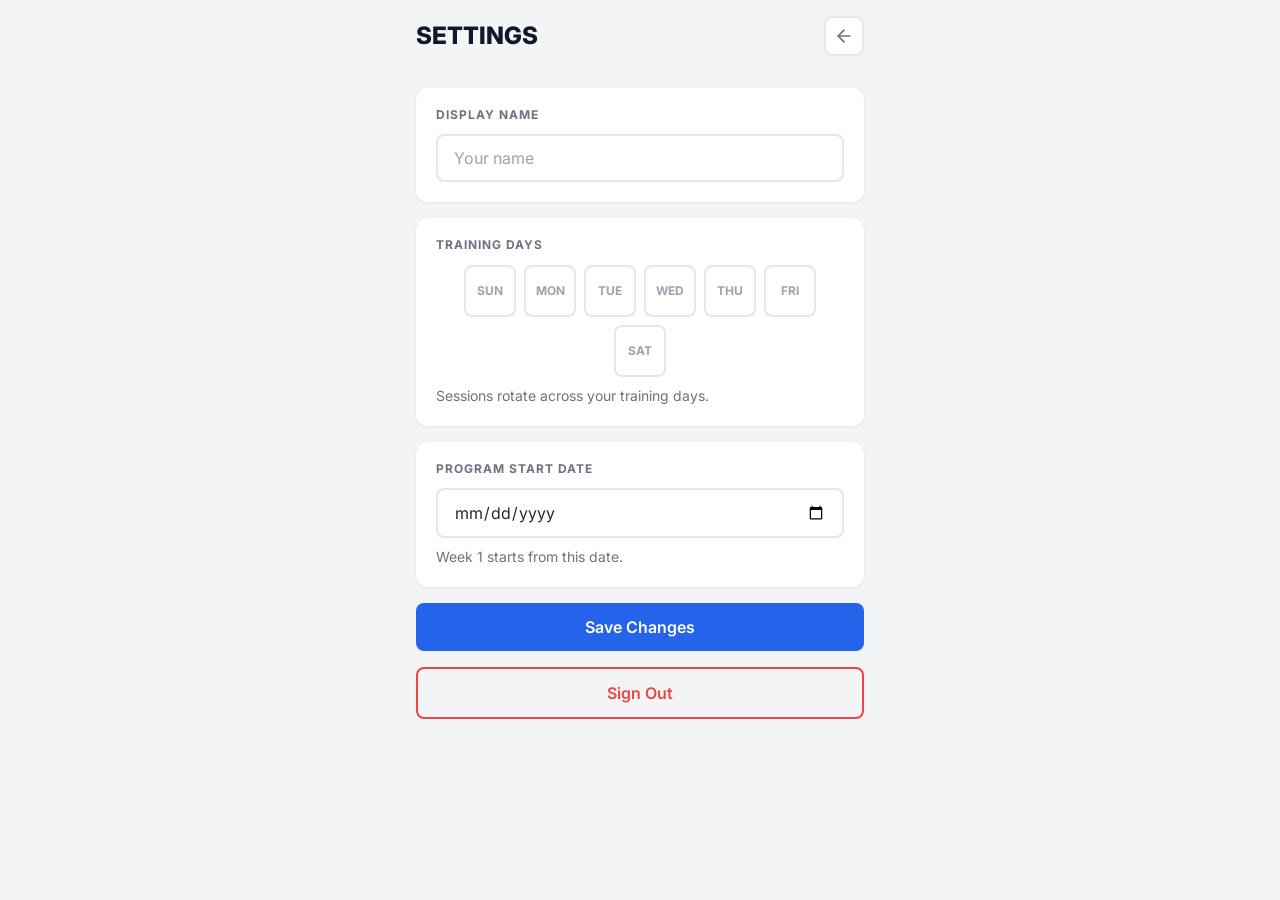
<file: settings.html>
<!DOCTYPE html>
<html lang="en">
<head>
  <meta charset="UTF-8">
  <meta name="viewport" content="width=device-width, initial-scale=1.0">
  <title>PrettyBoy — Settings</title>
  <link rel="preconnect" href="https://fonts.googleapis.com">
  <link href="https://fonts.googleapis.com/css2?family=Inter:wght@400;600;700;800&display=swap" rel="stylesheet">
  <link rel="stylesheet" href="css/global.css">
</head>
<body>
  <div class="container">
    <!-- Header -->
    <div class="app-header">
      <h1 style="font-size:1.5rem;font-weight:800;text-transform:uppercase">Settings</h1>
      <a href="dashboard.html" class="icon-btn" aria-label="Back to training">
        <svg width="20" height="20" viewBox="0 0 24 24" fill="none" stroke="currentColor" stroke-width="2" stroke-linecap="round" stroke-linejoin="round">
          <line x1="19" y1="12" x2="5" y2="12"/><polyline points="12 19 5 12 12 5"/>
        </svg>
      </a>
    </div>

    <div class="flex flex-col gap-16 mt-16">
      <!-- Name -->
      <div class="settings-section">
        <h3>Display Name</h3>
        <div class="input-group">
          <input type="text" id="nameInput" placeholder="Your name">
        </div>
      </div>

      <!-- Training Days -->
      <div class="settings-section">
        <h3>Training Days</h3>
        <div class="day-toggles" id="dayToggles">
          <button class="day-toggle" data-day="sunday">SUN</button>
          <button class="day-toggle" data-day="monday">MON</button>
          <button class="day-toggle" data-day="tuesday">TUE</button>
          <button class="day-toggle" data-day="wednesday">WED</button>
          <button class="day-toggle" data-day="thursday">THU</button>
          <button class="day-toggle" data-day="friday">FRI</button>
          <button class="day-toggle" data-day="saturday">SAT</button>
        </div>
        <p class="text-muted mt-8">Sessions rotate across your training days.</p>
      </div>

      <!-- Program Start Date -->
      <div class="settings-section">
        <h3>Program Start Date</h3>
        <div class="input-group">
          <input type="date" id="startDateInput">
        </div>
        <p class="text-muted mt-8">Week 1 starts from this date.</p>
      </div>

      <!-- Save -->
      <button class="btn btn-primary" id="saveBtn">Save Changes</button>

      <!-- Sign Out -->
      <button class="btn btn-danger" id="signOutBtn">Sign Out</button>
    </div>
  </div>

  <div class="toast" id="toast"></div>

  <script type="module">
    import { supabase } from './js/supabase-client.js'
    import { signOut } from './js/auth.js'
    import { requireAuth, getProfile, showToast } from './js/shared.js'

    const session = await requireAuth()
    if (!session) throw new Error('Not authenticated')

    const profile = await getProfile()
    if (!profile) {
      showToast('Profile not found', 'error')
      throw new Error('No profile')
    }

    // Populate fields
    document.getElementById('nameInput').value = profile.display_name || ''
    document.getElementById('startDateInput').value = profile.program_start_date || new Date().toISOString().split('T')[0]

    // Set active training days
    const schedule = profile.schedule || ['monday', 'tuesday', 'thursday', 'friday']
    document.querySelectorAll('.day-toggle').forEach(btn => {
      if (schedule.includes(btn.dataset.day)) btn.classList.add('active')
    })

    // Day toggle clicks
    document.getElementById('dayToggles').addEventListener('click', e => {
      const btn = e.target.closest('.day-toggle')
      if (btn) btn.classList.toggle('active')
    })

    // Save
    document.getElementById('saveBtn').addEventListener('click', async () => {
      const name = document.getElementById('nameInput').value.trim()
      const startDate = document.getElementById('startDateInput').value
      const activeDays = [...document.querySelectorAll('.day-toggle.active')]
        .map(b => b.dataset.day)

      if (!name) return showToast('Enter a name', 'error')
      if (activeDays.length === 0) return showToast('Pick at least 1 training day', 'error')

      const btn = document.getElementById('saveBtn')
      btn.disabled = true
      btn.textContent = 'Saving...'

      const { error } = await supabase
        .from('prettyboy_profiles')
        .update({
          display_name: name,
          schedule: activeDays,
          program_start_date: startDate
        })
        .eq('id', session.user.id)

      if (error) {
        showToast(error.message, 'error')
      } else {
        showToast('Settings saved')
      }

      btn.disabled = false
      btn.textContent = 'Save Changes'
    })

    // Sign out
    document.getElementById('signOutBtn').addEventListener('click', async () => {
      await signOut()
      window.location.href = 'index.html'
    })
  </script>
</body>
</html>
</file>
<file: css/global.css>
/* ============================================
   PrettyBoy — Global Styles
   ============================================ */

/* --- Design Tokens --- */
:root {
  --blue-500: #3B82F6;
  --blue-600: #2563EB;
  --blue-700: #1D4ED8;
  --grey-50: #F9FAFB;
  --grey-100: #F3F4F6;
  --grey-200: #E5E7EB;
  --grey-300: #D1D5DB;
  --grey-400: #9CA3AF;
  --grey-500: #6B7280;
  --grey-800: #1F2937;
  --grey-900: #111827;
  --white: #FFFFFF;
  --red-500: #EF4444;
  --green-500: #22C55E;

  --bg: var(--grey-100);
  --card: var(--white);
  --primary: var(--blue-600);
  --primary-hover: var(--blue-700);
  --text: var(--grey-800);
  --text-muted: var(--grey-500);
  --border: var(--grey-200);
  --radius: 12px;
  --radius-sm: 8px;
  --shadow: 0 1px 3px rgba(0, 0, 0, 0.08);
  --shadow-md: 0 4px 12px rgba(0, 0, 0, 0.1);
  --max-width: 480px;
  --font: 'Inter', -apple-system, BlinkMacSystemFont, sans-serif;
}

/* --- Dark Mode --- */
[data-theme="dark"] {
  --bg: #0a0a0a;
  --card: #1a1a2e;
  --primary: #3B82F6;
  --primary-hover: #2563EB;
  --text: #E5E7EB;
  --text-muted: #9CA3AF;
  --border: #2a2a3e;
  --shadow: 0 1px 3px rgba(0, 0, 0, 0.3);
  --shadow-md: 0 4px 12px rgba(0, 0, 0, 0.4);
  --grey-100: #111827;
  --grey-200: #1F2937;
  --grey-300: #374151;
  --grey-400: #6B7280;
  --grey-800: #E5E7EB;
  --grey-900: #F9FAFB;
  --white: #1a1a2e;
}

/* --- Reset --- */
*, *::before, *::after {
  margin: 0;
  padding: 0;
  box-sizing: border-box;
}

html {
  font-size: 16px;
  -webkit-text-size-adjust: 100%;
}

body {
  font-family: var(--font);
  background: var(--bg);
  color: var(--text);
  line-height: 1.5;
  min-height: 100dvh;
}

a { color: var(--primary); text-decoration: none; }
a:hover { text-decoration: underline; }

img { max-width: 100%; display: block; }

/* --- Layout --- */
.container {
  width: 100%;
  max-width: var(--max-width);
  margin: 0 auto;
  padding: 0 16px;
}

/* --- Typography --- */
.logo {
  font-family: var(--font);
  font-size: 1.75rem;
  font-weight: 800;
  letter-spacing: -0.5px;
  color: var(--text);
  text-transform: uppercase;
}

.logo span {
  color: var(--primary);
}

h1, h2, h3 {
  font-weight: 700;
  line-height: 1.2;
  color: var(--grey-900);
}

h1 { font-size: 1.5rem; }
h2 { font-size: 1.25rem; }
h3 { font-size: 1rem; }

.text-muted {
  color: var(--text-muted);
  font-size: 0.875rem;
}

/* --- Card --- */
.card {
  background: var(--card);
  border-radius: var(--radius);
  padding: 20px;
  box-shadow: var(--shadow);
}

/* --- Buttons --- */
.btn {
  display: inline-flex;
  align-items: center;
  justify-content: center;
  gap: 8px;
  padding: 14px 24px;
  border: none;
  border-radius: var(--radius-sm);
  font-family: var(--font);
  font-size: 1rem;
  font-weight: 600;
  cursor: pointer;
  transition: background 0.2s, transform 0.1s;
  width: 100%;
}

.btn:active { transform: scale(0.98); }

.btn-primary {
  background: var(--primary);
  color: var(--white);
}
.btn-primary:hover { background: var(--primary-hover); }

.btn-outline {
  background: transparent;
  color: var(--primary);
  border: 2px solid var(--border);
}
.btn-outline:hover { border-color: var(--primary); }

.btn:disabled {
  opacity: 0.5;
  cursor: not-allowed;
}

/* --- Inputs --- */
.input-group {
  display: flex;
  flex-direction: column;
  gap: 6px;
}

.input-group label {
  font-size: 0.8125rem;
  font-weight: 600;
  color: var(--grey-500);
  text-transform: uppercase;
  letter-spacing: 0.5px;
}

.input-group input,
.input-group select {
  padding: 12px 16px;
  border: 2px solid var(--border);
  border-radius: var(--radius-sm);
  font-family: var(--font);
  font-size: 1rem;
  color: var(--text);
  background: var(--white);
  transition: border-color 0.2s;
  outline: none;
}

.input-group input:focus,
.input-group select:focus {
  border-color: var(--primary);
}

.input-group input::placeholder {
  color: var(--grey-400);
}

/* --- Day Toggle Buttons --- */
.day-toggles {
  display: flex;
  gap: 8px;
  flex-wrap: wrap;
  justify-content: center;
}

.day-toggle {
  width: 52px;
  height: 52px;
  border-radius: var(--radius-sm);
  border: 2px solid var(--border);
  background: var(--white);
  color: var(--grey-400);
  font-family: var(--font);
  font-size: 0.75rem;
  font-weight: 700;
  text-transform: uppercase;
  cursor: pointer;
  transition: all 0.2s;
  display: flex;
  align-items: center;
  justify-content: center;
}

.day-toggle.active {
  background: var(--primary);
  border-color: var(--primary);
  color: var(--white);
}

.day-toggle:hover:not(.active) {
  border-color: var(--blue-500);
  color: var(--blue-500);
}

/* --- Weekly Calendar Strip --- */
.week-strip {
  display: flex;
  align-items: center;
  gap: 4px;
  justify-content: center;
  padding: 12px 0;
}

.week-nav {
  width: 36px;
  height: 36px;
  border-radius: 50%;
  border: 2px solid var(--border);
  background: var(--white);
  color: var(--grey-400);
  font-size: 1rem;
  cursor: pointer;
  display: flex;
  align-items: center;
  justify-content: center;
  transition: all 0.2s;
}

.week-nav:hover {
  border-color: var(--primary);
  color: var(--primary);
}

.week-day {
  display: flex;
  flex-direction: column;
  align-items: center;
  gap: 4px;
  width: 48px;
  padding: 8px 0;
  border-radius: var(--radius-sm);
  cursor: pointer;
  transition: all 0.2s;
}

.week-day .day-label {
  font-size: 0.625rem;
  font-weight: 700;
  text-transform: uppercase;
  color: var(--grey-400);
  letter-spacing: 0.5px;
}

.week-day .day-num {
  font-size: 1.125rem;
  font-weight: 700;
  color: var(--grey-800);
}

.week-day .day-dot {
  width: 5px;
  height: 5px;
  border-radius: 50%;
  background: transparent;
}

.week-day.has-workout .day-dot {
  background: var(--primary);
}

.week-day.today {
  background: var(--primary);
  border-radius: var(--radius-sm);
}

.week-day.today .day-label,
.week-day.today .day-num {
  color: var(--white);
}

.week-day.today .day-dot {
  background: rgba(255, 255, 255, 0.5);
}

.week-day.selected:not(.today) {
  background: var(--grey-200);
}

/* --- Phase Card --- */
.phase-card {
  background: var(--white);
  border-radius: var(--radius);
  padding: 14px 20px;
  box-shadow: var(--shadow);
  display: flex;
  align-items: center;
  justify-content: space-between;
}

.phase-card .phase-label {
  font-size: 0.75rem;
  font-weight: 600;
  color: var(--text-muted);
  text-transform: uppercase;
  letter-spacing: 0.5px;
}

.phase-card .phase-title {
  font-size: 1.125rem;
  font-weight: 800;
  color: var(--primary);
  text-transform: uppercase;
}

.phase-dots {
  display: flex;
  gap: 6px;
}

.phase-dot {
  width: 24px;
  height: 6px;
  border-radius: 3px;
  background: var(--grey-200);
}

.phase-dot.active {
  background: var(--primary);
}

/* --- Workout Section --- */
.workout-header {
  padding: 16px 0 8px;
}

.workout-day-label {
  font-size: 0.75rem;
  font-weight: 700;
  color: var(--text-muted);
  text-transform: uppercase;
  letter-spacing: 1px;
}

.workout-title {
  font-size: 1.375rem;
  font-weight: 800;
  color: var(--grey-900);
}

.completion-badge {
  width: 56px;
  height: 56px;
  border-radius: 50%;
  border: 3px solid var(--grey-200);
  display: flex;
  flex-direction: column;
  align-items: center;
  justify-content: center;
  font-weight: 700;
  font-size: 1.125rem;
  color: var(--grey-400);
  line-height: 1;
  flex-shrink: 0;
}

.completion-badge .total {
  font-size: 0.5rem;
  font-weight: 600;
  margin-top: 2px;
}

/* --- Exercise Card --- */
.exercise-card {
  background: var(--white);
  border-radius: var(--radius);
  padding: 16px;
  box-shadow: var(--shadow);
  display: flex;
  gap: 14px;
  align-items: flex-start;
}

.exercise-num {
  width: 36px;
  height: 36px;
  border-radius: var(--radius-sm);
  background: var(--primary);
  color: var(--white);
  font-size: 0.875rem;
  font-weight: 800;
  display: flex;
  align-items: center;
  justify-content: center;
  flex-shrink: 0;
}

.exercise-body {
  flex: 1;
  min-width: 0;
}

.exercise-name {
  font-size: 1rem;
  font-weight: 700;
  color: var(--grey-900);
  display: inline;
}

.exercise-equip {
  display: inline-block;
  margin-left: 8px;
  padding: 2px 8px;
  border-radius: 4px;
  background: var(--grey-100);
  color: var(--grey-500);
  font-size: 0.6875rem;
  font-weight: 700;
  text-transform: uppercase;
  letter-spacing: 0.5px;
  vertical-align: middle;
}

.exercise-stats {
  display: flex;
  gap: 16px;
  margin-top: 6px;
}

.exercise-stat label {
  display: block;
  font-size: 0.625rem;
  font-weight: 700;
  color: var(--grey-400);
  text-transform: uppercase;
  letter-spacing: 0.5px;
}

.exercise-stat span {
  font-size: 1rem;
  font-weight: 700;
  color: var(--grey-800);
}

.exercise-note {
  margin-top: 6px;
  font-size: 0.8125rem;
  color: var(--text-muted);
  font-style: italic;
}

/* --- Exercise Card: Completed State --- */
.exercise-card.completed {
  opacity: 0.55;
  cursor: pointer;
}

.exercise-card.completed .exercise-num {
  background: var(--green-500);
}

.exercise-card.completed .exercise-name {
  text-decoration: line-through;
  color: var(--grey-400);
}

.exercise-card:not(.completed) {
  cursor: pointer;
}

/* --- Per-Set Weight Inputs --- */
.weight-sets {
  display: flex;
  gap: 6px;
  margin-top: 8px;
  flex-wrap: wrap;
}

.weight-set-item {
  display: flex;
  flex-direction: column;
  align-items: center;
  gap: 3px;
}

.weight-set-item label {
  font-size: 0.5625rem;
  font-weight: 700;
  color: var(--grey-400);
  text-transform: uppercase;
  letter-spacing: 0.5px;
}

.weight-input {
  width: 56px;
  padding: 5px 4px;
  border: 2px solid var(--border);
  border-radius: 6px;
  font-family: var(--font);
  font-size: 0.8125rem;
  font-weight: 600;
  color: var(--text);
  background: var(--bg);
  outline: none;
  transition: border-color 0.15s;
  text-align: center;
}

.weight-input:focus {
  border-color: var(--primary);
}

.weight-input::placeholder {
  color: var(--grey-400);
  font-weight: 400;
  font-size: 0.6875rem;
}

/* --- Completion Badge Active --- */
.completion-badge.all-done {
  border-color: var(--green-500);
  color: var(--green-500);
}

/* --- Checkmark SVG in completed num --- */
.exercise-num .check-svg {
  width: 20px;
  height: 20px;
}

/* --- History Page --- */
.history-back {
  display: flex;
  align-items: center;
  gap: 8px;
  font-size: 0.875rem;
  font-weight: 600;
  color: var(--text-muted);
  cursor: pointer;
  background: none;
  border: none;
  font-family: var(--font);
  padding: 8px 0;
}

.history-back:hover {
  color: var(--primary);
}

.history-date-group {
  margin-bottom: 24px;
}

.history-date-header {
  font-size: 0.75rem;
  font-weight: 700;
  color: var(--text-muted);
  text-transform: uppercase;
  letter-spacing: 1px;
  padding: 8px 0;
  border-bottom: 1px solid var(--border);
  margin-bottom: 10px;
}

.history-workout-title {
  font-size: 1rem;
  font-weight: 700;
  color: var(--grey-900);
  margin-bottom: 8px;
}

.history-exercise {
  display: flex;
  align-items: center;
  gap: 10px;
  padding: 8px 0;
  border-bottom: 1px solid var(--border);
}

.history-exercise:last-child {
  border-bottom: none;
}

.history-check {
  width: 20px;
  height: 20px;
  color: var(--green-500);
  flex-shrink: 0;
}

.history-exercise-name {
  flex: 1;
  font-size: 0.875rem;
  font-weight: 600;
  color: var(--text);
}

.history-exercise-weight {
  font-size: 0.8125rem;
  font-weight: 700;
  color: var(--primary);
}

.history-empty {
  text-align: center;
  padding: 40px 20px;
  color: var(--grey-400);
}

/* --- Rest Day --- */
.rest-day {
  text-align: center;
  padding: 60px 20px;
}

.rest-day h2 {
  font-size: 2rem;
  font-weight: 800;
  color: var(--grey-300);
  text-transform: uppercase;
}

.rest-day p {
  color: var(--grey-400);
  margin-top: 8px;
}

/* --- Onboarding --- */
.onboarding {
  min-height: 100dvh;
  display: flex;
  flex-direction: column;
  align-items: center;
  justify-content: center;
  padding: 40px 16px;
}

.onboarding-card {
  width: 100%;
  max-width: var(--max-width);
  background: var(--card);
  border-radius: var(--radius);
  padding: 32px 24px;
  box-shadow: var(--shadow-md);
}

.onboarding-card .logo {
  text-align: center;
  margin-bottom: 32px;
  font-size: 2rem;
}

.onboarding-card .form-fields {
  display: flex;
  flex-direction: column;
  gap: 16px;
  margin-bottom: 24px;
}

.step-indicator {
  display: flex;
  gap: 8px;
  justify-content: center;
  margin-bottom: 24px;
}

.step-dot {
  width: 8px;
  height: 8px;
  border-radius: 50%;
  background: var(--grey-300);
  transition: background 0.3s;
}

.step-dot.active {
  background: var(--primary);
  width: 24px;
  border-radius: 4px;
}

.toggle-auth {
  text-align: center;
  margin-top: 16px;
  font-size: 0.875rem;
  color: var(--text-muted);
}

.toggle-auth a {
  font-weight: 600;
}

/* Step visibility */
.step { display: none; }
.step.active { display: block; }

/* --- Header --- */
.app-header {
  display: flex;
  align-items: center;
  justify-content: space-between;
  padding: 16px 0;
}

.header-actions {
  display: flex;
  gap: 8px;
}

.icon-btn {
  width: 40px;
  height: 40px;
  border-radius: var(--radius-sm);
  border: 2px solid var(--border);
  background: var(--white);
  color: var(--grey-500);
  cursor: pointer;
  display: flex;
  align-items: center;
  justify-content: center;
  transition: border-color 0.15s, color 0.15s;
  font-size: 1.125rem;
  -webkit-tap-highlight-color: transparent;
}

@media (hover: hover) {
  .icon-btn:hover {
    border-color: var(--primary);
    color: var(--primary);
  }
}

.icon-btn:active {
  transform: scale(0.92);
  border-color: var(--primary);
  color: var(--primary);
}

/* --- Toast --- */
.toast {
  position: fixed;
  bottom: 24px;
  left: 50%;
  transform: translateX(-50%) translateY(100px);
  background: var(--grey-900);
  color: var(--white);
  padding: 12px 24px;
  border-radius: var(--radius-sm);
  font-size: 0.875rem;
  font-weight: 600;
  box-shadow: var(--shadow-md);
  z-index: 1000;
  opacity: 0;
  transition: all 0.3s ease;
  pointer-events: none;
}

.toast.show {
  transform: translateX(-50%) translateY(0);
  opacity: 1;
}

.toast.error { background: var(--red-500); }
.toast.success { background: var(--green-500); }

/* --- Settings --- */
.settings-section {
  background: var(--card);
  border-radius: var(--radius);
  padding: 20px;
  box-shadow: var(--shadow);
}

.settings-section h3 {
  font-size: 0.75rem;
  font-weight: 700;
  color: var(--text-muted);
  text-transform: uppercase;
  letter-spacing: 1px;
  margin-bottom: 12px;
}

.btn-danger {
  background: transparent;
  color: var(--red-500);
  border: 2px solid var(--red-500);
}
.btn-danger:hover { background: var(--red-500); color: var(--white); }

/* --- Utility --- */
.flex { display: flex; }
.flex-col { flex-direction: column; }
.items-center { align-items: center; }
.justify-between { justify-content: space-between; }
.gap-8 { gap: 8px; }
.gap-12 { gap: 12px; }
.gap-16 { gap: 16px; }
.gap-20 { gap: 20px; }
.mt-8 { margin-top: 8px; }
.mt-16 { margin-top: 16px; }
.mt-24 { margin-top: 24px; }
.mb-16 { margin-bottom: 16px; }
.text-center { text-align: center; }
.hidden { display: none !important; }

/* --- Loading Skeleton --- */
.skeleton {
  background: linear-gradient(90deg, var(--grey-200) 25%, var(--grey-100) 50%, var(--grey-200) 75%);
  background-size: 200% 100%;
  animation: shimmer 1.5s infinite;
  border-radius: var(--radius-sm);
}

@keyframes shimmer {
  0% { background-position: -200% 0; }
  100% { background-position: 200% 0; }
}

/* --- Responsive --- */
@media (max-width: 480px) {
  .week-day { width: 42px; }
  .day-toggle { width: 44px; height: 44px; }
}
</file>
